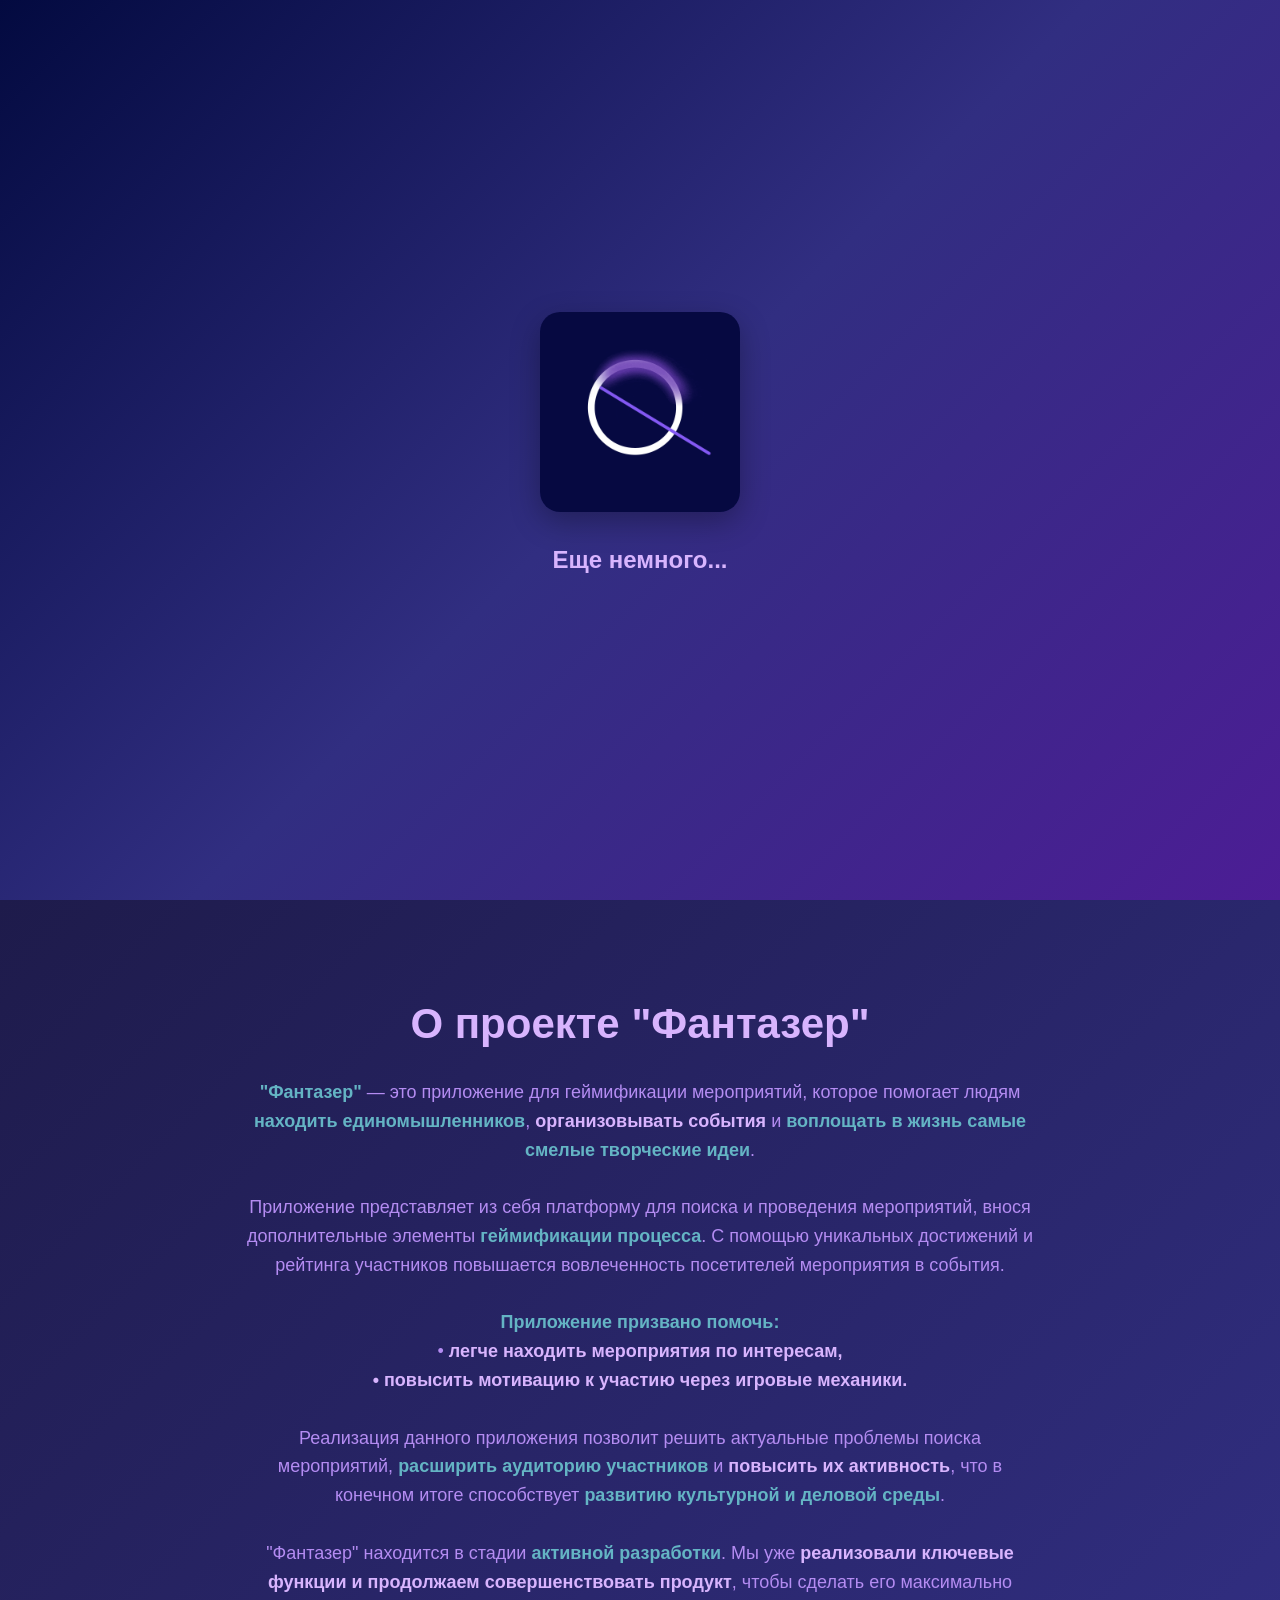
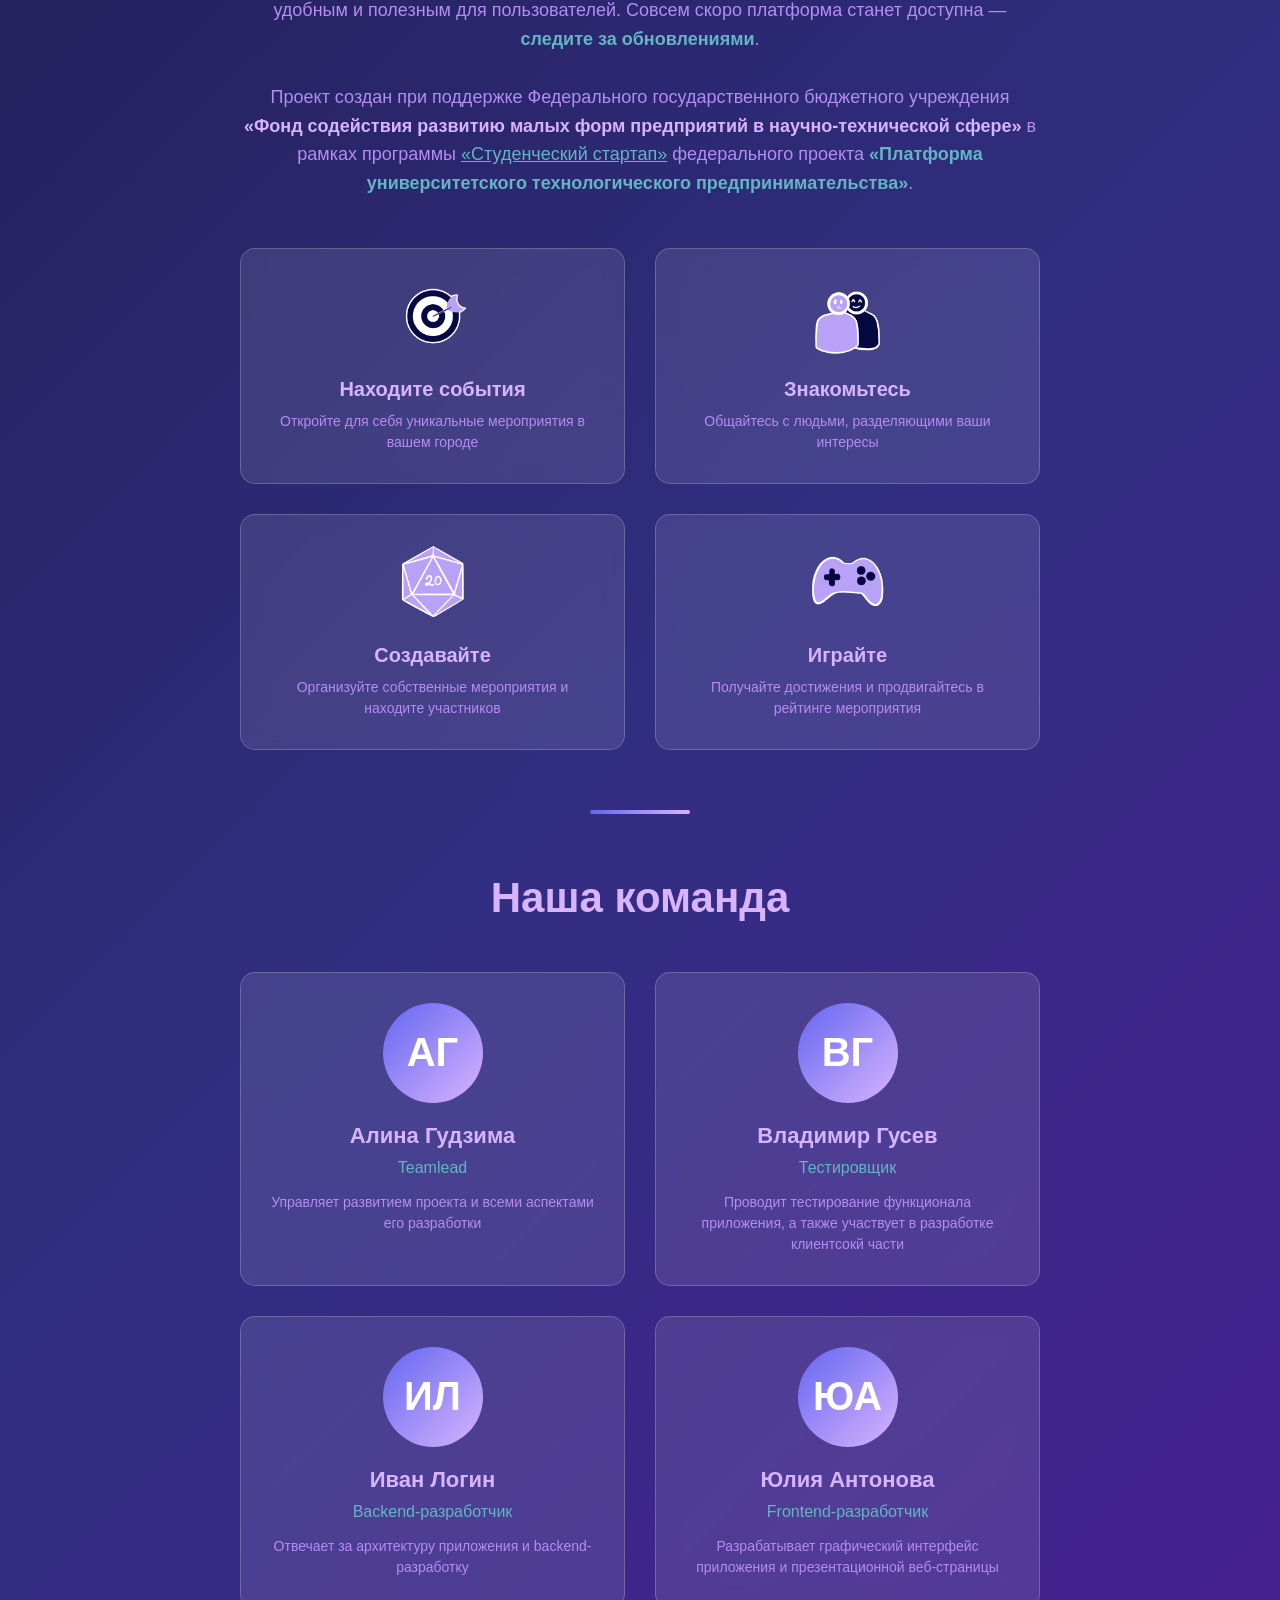
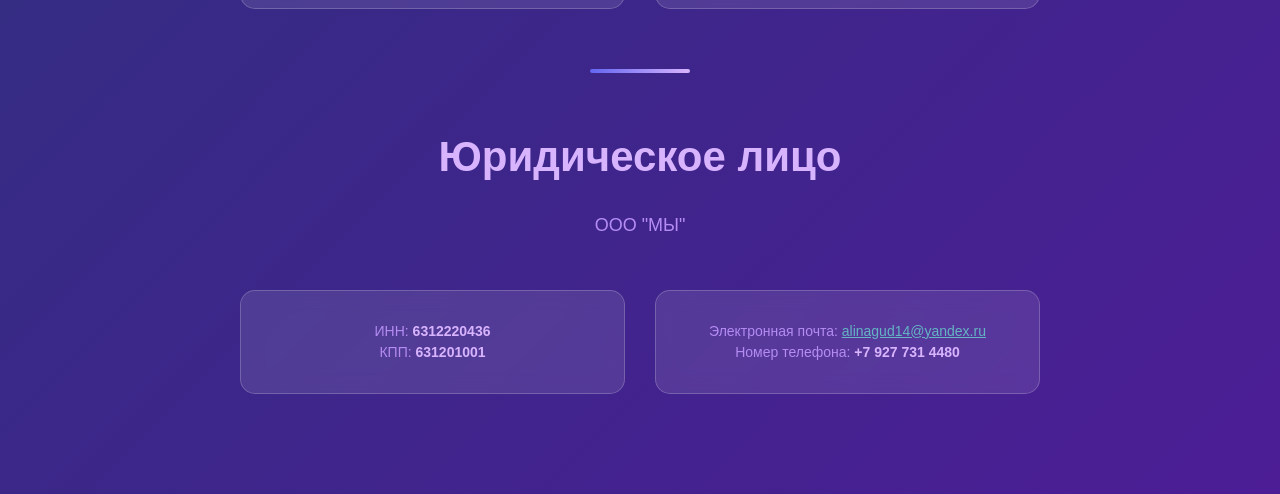
<file: index.html>
<!DOCTYPE html>
<html lang="ru">
<head>
    <meta charset="UTF-8">
    <meta name="viewport" content="width=device-width, initial-scale=1.0">
    <title>Ознакомительная страница стартап-проекта "Фантазер"</title>
    <link rel="icon" type="image/png" href="assets/фантазер_иконка.png">
    <link rel="stylesheet" href="styles.css">
</head>
<body>
    <div id="preloader">
        <div class="loading-container">
            <img src="assets/gif.gif" alt="Загрузка" class="loading-gif">
            <div class="loading-text">Еще немного...</div>
            <div class="progress-bar">
                <div class="progress"></div>
            </div>
        </div>
    </div>
    <div class="scroll-container">
        <!-- Фиксированные элементы-->
        <div class="fixed-elements">
            <div class="logo-circle">
                <img src="assets/fasie logo.png" alt="Fasie Logo" class="logo-image">
            </div>

            <div class="logo-circle2">
                <img src="assets/V.png" alt="V Logo" class="logo-image2">
            </div>

             <div class="logo-circle3">
                <img src="assets/фантазер.png" alt="Fantazer Logo" class="logo-image3">
            </div>
            <a href="lets play.html" class="circle circle-6">
            </a>
            <div class="circle circle-1"></div>
            <div class="circle circle-2"></div>
            <div class="circle circle-3"></div>
            <div class="circle circle-4"></div>
            <div class="circle circle-5"></div>
            <div class="play-circle"></div>
            <div class="scroll-indicator">Вниз</div>
        </div>

        <div class="container">
            <div class="welcome-circle welcome-circle-1">
                <h1 class="welcome-title">Добро пожаловать</h1>
                <p class="welcome-subtitle">на веб-страницу<br> стартап-проекта <br> "Фантазер"!</p>
            </div>

            <div class="welcome-circle welcome-circle-2">
                <h1 class="welcome-title">Присоединяйтесь</h1>
                <p class="welcome-subtitle">к нашему сообществу<br> мечтателей</p>
                <p class="welcome-description">Откройте для себя мир невероятных возможностей вместе с нами!</p>
            </div>
        </div>

        <div class="scroll-content">
            <div class="content-section">
                <h2 class="content-title">О проекте "Фантазер"</h2>
                <p class="content-text">
    <strong class="accent-text">"Фантазер"</strong> — это приложение для геймификации мероприятий, которое помогает людям <strong class="accent-text">находить единомышленников</strong>, 
    <strong class="accent-text2">организовывать события</strong> и <strong class="accent-text">воплощать в жизнь самые смелые творческие идеи</strong>.<br><br>
    Приложение представляет из себя платформу для поиска и проведения мероприятий, внося дополнительные элементы <strong class="accent-text">геймификации процесса</strong>. 
    С помощью уникальных достижений и рейтинга участников повышается <strong class="accent-text"></strong>вовлеченность посетителей мероприятия </strong>в события.<br><br>
    <strong class="accent-text">Приложение призвано помочь:</strong><br>
    • <strong class="accent-text2">легче находить мероприятия по интересам,<br>
    • повысить мотивацию к участию через игровые механики.</strong><br><br>
    Реализация данного приложения позволит решить актуальные проблемы поиска мероприятий, <strong class="accent-text">расширить аудиторию участников</strong> и <strong class="accent-text2">повысить их активность</strong>, 
    что в конечном итоге способствует <strong class="accent-text">развитию культурной и деловой среды</strong>.<br><br>
    "Фантазер" находится в стадии <strong class="accent-text">активной разработки</strong>.
    Мы уже <strong class="accent-text2">реализовали ключевые функции и продолжаем совершенствовать продукт</strong>, чтобы сделать его максимально удобным и полезным для пользователей.
    Совсем скоро платформа станет доступна — <strong class="accent-text">следите за обновлениями</strong>.<br><br>
    Проект создан при поддержке Федерального государственного бюджетного учреждения <strong class="accent-text2">«Фонд содействия развитию малых форм предприятий в научно-технической сфере»</strong> 
    в рамках программы <a href="https://www.fasie.ru/programs/programma-studstartup/">«Студенческий стартап»</a> федерального проекта 
    <strong class="accent-text">«Платформа университетского технологического предпринимательства»</strong>.
</p>

                <div class="features-grid">
                    <div class="feature-card">
                        <div class="feature-icon"><div class="feature-icon"><img src="assets/aim FIRE.png" alt="Иконка игры" 
                            style="width:75px; height: 75px; object-fit: contain;"></div></div>
                        <h3 class="feature-title">Находите события</h3>
                        <p class="feature-description">Откройте для себя уникальные мероприятия в вашем городе</p>
                    </div>
                    <div class="feature-card">
                        <div class="feature-icon"><div class="feature-icon"><img src="assets/chelobasiki.png" alt="Иконка игры" 
                            style="width:75px; height: 75px; object-fit: contain;"></div></div>
                        <h3 class="feature-title">Знакомьтесь</h3>
                        <p class="feature-description">Общайтесь с людьми, разделяющими ваши интересы</p>
                    </div>
                    <div class="feature-card">
                        <div class="feature-icon"><div class="feature-icon"><img src="assets/d20.png" alt="Иконка игры" 
                            style="width:75px; height: 75px; object-fit: contain;"></div></div>
                        <h3 class="feature-title">Создавайте</h3>
                        <p class="feature-description">Организуйте собственные мероприятия и находите участников</p>
                    </div>
                    <div class="feature-card">
                        <div class="feature-icon"><img src="assets/gamepad.png" alt="Иконка игры" 
                            style="width:75px; height: 75px; object-fit: contain;"></div>
                        <h3 class="feature-title">Играйте</h3>
                        <p class="feature-description">Получайте достижения и продвигайтесь в рейтинге мероприятия</p>
                    </div>
                </div>

                <div class="section-divider"></div>

                <h2 class="content-title">Наша команда</h2>

                <div class="developers-grid">
                    <div class="developer-card">
                        <div class="developer-avatar">АГ</div>
                        <h3 class="developer-name">Алина Гудзима</h3>
                        <div class="developer-role">Teamlead</div>
                        <p class="developer-description">Управляет развитием проекта и всеми аспектами его разработки</p>
                    </div>
                     <div class="developer-card">
                        <div class="developer-avatar">ВГ</div>
                        <h3 class="developer-name">Владимир Гусев</h3>
                        <div class="developer-role">Тестировщик</div>
                        <p class="developer-description">Проводит тестирование функционала приложения, а также участвует в разработке клиентсокй части</p>
                    </div>
                    <div class="developer-card">
                        <div class="developer-avatar">ИЛ</div>
                        <h3 class="developer-name">Иван Логин</h3>
                        <div class="developer-role">Backend-разработчик</div>
                        <p class="developer-description">Отвечает за архитектуру приложения и backend-разработку</p>
                    </div>
                    <div class="developer-card">
                        <div class="developer-avatar">ЮА</div>
                        <h3 class="developer-name">Юлия Антонова</h3>
                        <div class="developer-role">Frontend-разработчик</div>
                        <p class="developer-description">Разрабатывает графический интерфейс приложения и презентационной веб-страницы</p>
                    </div>
                </div>

                <div class="section-divider"></div>

                <h2 class="content-title">Юридическое лицо</h2>
                <p class="content-text">
                    ООО "МЫ"
                </p>
                <div class="company-grid">
                    <div class="company-card">
                        
                        <p class="feature-description">ИНН: <strong class="accent-text2">6312220436</strong></p>
                        <p class="feature-description">КПП: <strong class="accent-text2">631201001</strong></p>
                    </div>
                    <div class="company-card">
                        
                        <p class="feature-description">Электронная почта: <a href="mailto:alinagud14@yandex.ru">alinagud14@yandex.ru</a></p>
                        <p class="feature-description">Номер телефона: <strong class="accent-text2">+7 927 731 4480</strong></p>
                    </div>
                </div>


            </div>
        </div>
    </div>
    <script>

        window.addEventListener('load', function() {
            setTimeout(function() {
                const preloader = document.getElementById('preloader');
                preloader.style.opacity = '0';
                setTimeout(function() {
                    preloader.style.display = 'none';
                }, 500);
            }, 3000);
        });

        window.addEventListener('scroll', function() {
            const scrollY = window.scrollY;
            const container = document.querySelector('.scroll-container');
            
            if (scrollY > 100) {
                container.classList.add('scrolled');
            } else {
                container.classList.remove('scrolled');
            }

            const circles = document.querySelectorAll('.circle');
            circles.forEach((circle, index) => {
                const speed = 0.5 + (index * 0.1);
                circle.style.transform = `translateY(${scrollY * speed}px)`;
            });
        });

        document.querySelector('.scroll-indicator').addEventListener('click', function() {
            window.scrollTo({
                top: window.innerHeight,
                behavior: 'smooth'
            });
        });

        document.querySelectorAll('.welcome-circle').forEach(circle => {
            circle.addEventListener('click', function() {
                window.scrollTo({
                    top: window.innerHeight,
                    behavior: 'smooth'
                });
            });
        });
    </script>
</body>
</html>
</file>
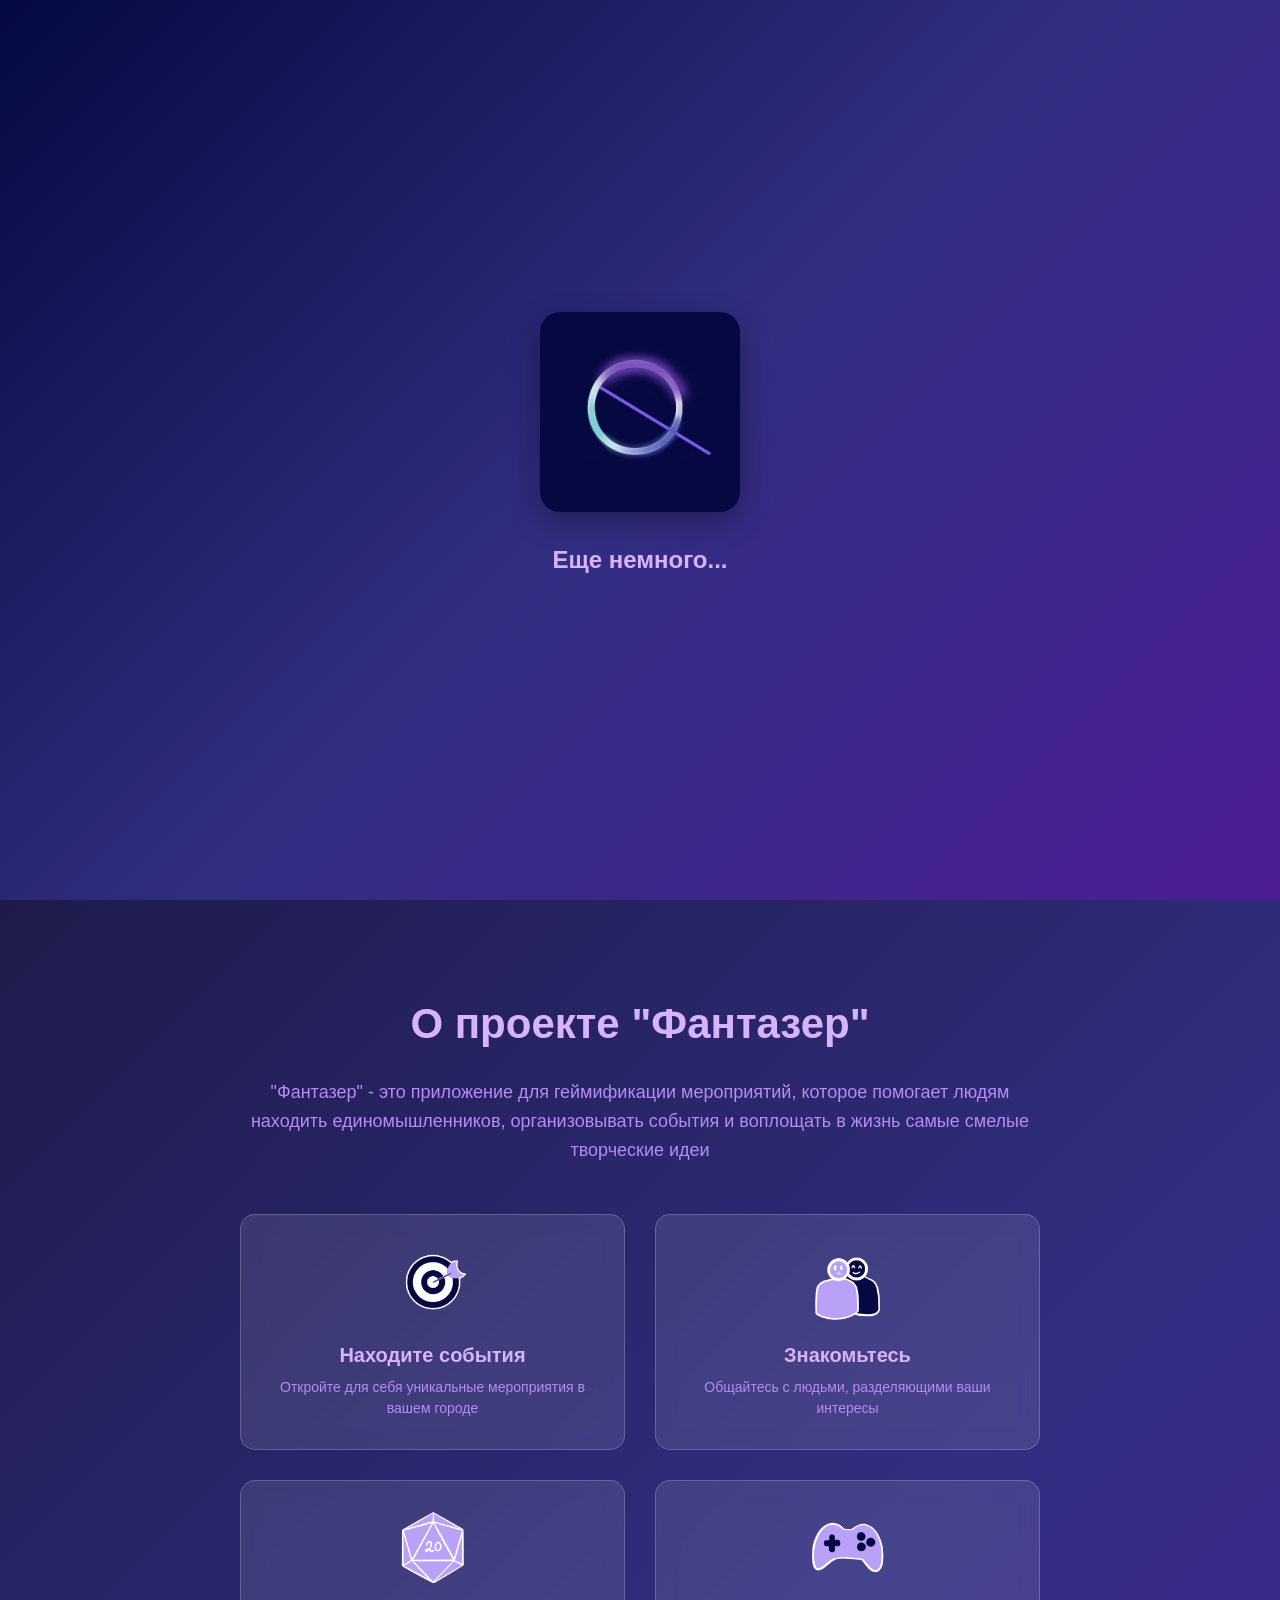
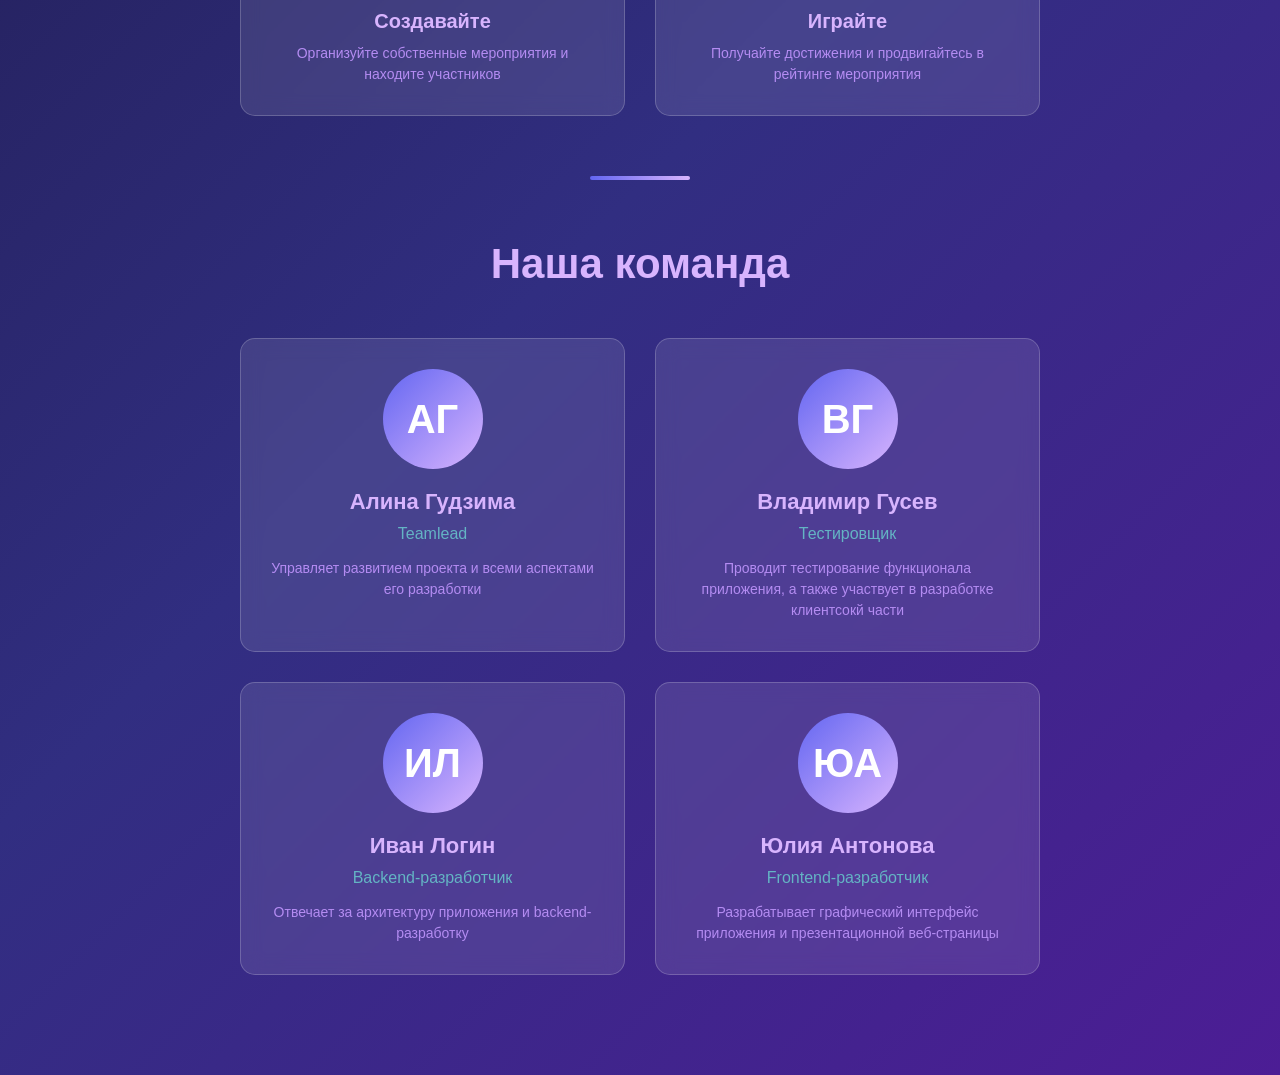
<file: website.html>
<!DOCTYPE html>
<html lang="ru">
<head>
    <meta charset="UTF-8">
    <meta name="viewport" content="width=device-width, initial-scale=1.0">
    <title>Ознакомительная страница стартап-проекта "Фантазер"</title>
    <link rel="icon" type="image/png" href="assets/фантазер_иконка.png">
    <link rel="stylesheet" href="styles.css">
</head>
<body>
    <div id="preloader">
        <div class="loading-container">
            <img src="assets/gif.gif" alt="Загрузка" class="loading-gif">
            <div class="loading-text">Еще немного...</div>
            <div class="progress-bar">
                <div class="progress"></div>
            </div>
        </div>
    </div>
    <div class="scroll-container">
        <!-- Фиксированные элементы-->
        <div class="fixed-elements">
            <div class="logo-circle">
                <img src="assets/fasie logo.png" alt="Fasie Logo" class="logo-image">
            </div>

            <div class="logo-circle2">
                <img src="assets/V.png" alt="V Logo" class="logo-image2">
            </div>

             <div class="logo-circle3">
                <img src="assets/фантазер.png" alt="Fantazer Logo" class="logo-image3">
            </div>
            <a href="lets play.html" class="circle circle-6">
            </a>
            <div class="circle circle-1"></div>
            <div class="circle circle-2"></div>
            <div class="circle circle-3"></div>
            <div class="circle circle-4"></div>
            <div class="circle circle-5"></div>
            <div class="play-circle"></div>
            <div class="scroll-indicator">Вниз</div>
        </div>

        <div class="container">
            <div class="welcome-circle welcome-circle-1">
                <h1 class="welcome-title">Добро пожаловать</h1>
                <p class="welcome-subtitle">на веб-страницу<br> стартап-проекта <br> "Фантазер"!</p>
            </div>

            <div class="welcome-circle welcome-circle-2">
                <h1 class="welcome-title">Присоединяйтесь</h1>
                <p class="welcome-subtitle">к нашему сообществу<br> мечтателей</p>
                <p class="welcome-description">Откройте для себя мир невероятных возможностей вместе с нами!</p>
            </div>
        </div>

        <div class="scroll-content">
            <div class="content-section">
                <h2 class="content-title">О проекте "Фантазер"</h2>
                <p class="content-text">
                    "Фантазер" - это приложение для геймификации мероприятий, которое помогает людям находить единомышленников, 
                    организовывать события и воплощать в жизнь самые смелые творческие идеи 
                </p>

                <div class="features-grid">
                    <div class="feature-card">
                        <div class="feature-icon"><div class="feature-icon"><img src="assets/aim FIRE.png" alt="Иконка игры" 
                            style="width:75px; height: 75px; object-fit: contain;"></div></div>
                        <h3 class="feature-title">Находите события</h3>
                        <p class="feature-description">Откройте для себя уникальные мероприятия в вашем городе</p>
                    </div>
                    <div class="feature-card">
                        <div class="feature-icon"><div class="feature-icon"><img src="assets/chelobasiki.png" alt="Иконка игры" 
                            style="width:75px; height: 75px; object-fit: contain;"></div></div>
                        <h3 class="feature-title">Знакомьтесь</h3>
                        <p class="feature-description">Общайтесь с людьми, разделяющими ваши интересы</p>
                    </div>
                    <div class="feature-card">
                        <div class="feature-icon"><div class="feature-icon"><img src="assets/d20.png" alt="Иконка игры" 
                            style="width:75px; height: 75px; object-fit: contain;"></div></div>
                        <h3 class="feature-title">Создавайте</h3>
                        <p class="feature-description">Организуйте собственные мероприятия и находите участников</p>
                    </div>
                    <div class="feature-card">
                        <div class="feature-icon"><img src="assets/gamepad.png" alt="Иконка игры" 
                            style="width:75px; height: 75px; object-fit: contain;"></div>
                        <h3 class="feature-title">Играйте</h3>
                        <p class="feature-description">Получайте достижения и продвигайтесь в рейтинге мероприятия</p>
                    </div>
                </div>

                <div class="section-divider"></div>

                <h2 class="content-title">Наша команда</h2>

                <div class="developers-grid">
                    <div class="developer-card">
                        <div class="developer-avatar">АГ</div>
                        <h3 class="developer-name">Алина Гудзима</h3>
                        <div class="developer-role">Teamlead</div>
                        <p class="developer-description">Управляет развитием проекта и всеми аспектами его разработки</p>
                    </div>
                     <div class="developer-card">
                        <div class="developer-avatar">ВГ</div>
                        <h3 class="developer-name">Владимир Гусев</h3>
                        <div class="developer-role">Тестировщик</div>
                        <p class="developer-description">Проводит тестирование функционала приложения, а также участвует в разработке клиентсокй части</p>
                    </div>
                    <div class="developer-card">
                        <div class="developer-avatar">ИЛ</div>
                        <h3 class="developer-name">Иван Логин</h3>
                        <div class="developer-role">Backend-разработчик</div>
                        <p class="developer-description">Отвечает за архитектуру приложения и backend-разработку</p>
                    </div>
                    <div class="developer-card">
                        <div class="developer-avatar">ЮА</div>
                        <h3 class="developer-name">Юлия Антонова</h3>
                        <div class="developer-role">Frontend-разработчик</div>
                        <p class="developer-description">Разрабатывает графический интерфейс приложения и презентационной веб-страницы</p>
                    </div>
                    
                </div>
            </div>
        </div>
    </div>
    <script>

        window.addEventListener('load', function() {
            setTimeout(function() {
                const preloader = document.getElementById('preloader');
                preloader.style.opacity = '0';
                setTimeout(function() {
                    preloader.style.display = 'none';
                }, 500);
            }, 3000);
        });

        window.addEventListener('scroll', function() {
            const scrollY = window.scrollY;
            const container = document.querySelector('.scroll-container');
            
            if (scrollY > 100) {
                container.classList.add('scrolled');
            } else {
                container.classList.remove('scrolled');
            }

            const circles = document.querySelectorAll('.circle');
            circles.forEach((circle, index) => {
                const speed = 0.5 + (index * 0.1);
                circle.style.transform = `translateY(${scrollY * speed}px)`;
            });
        });

        document.querySelector('.scroll-indicator').addEventListener('click', function() {
            window.scrollTo({
                top: window.innerHeight,
                behavior: 'smooth'
            });
        });

        document.querySelectorAll('.welcome-circle').forEach(circle => {
            circle.addEventListener('click', function() {
                window.scrollTo({
                    top: window.innerHeight,
                    behavior: 'smooth'
                });
            });
        });
    </script>
</body>
</html>
</file>
<file: styles.css>
* {
            margin: 0;
            padding: 0;
            box-sizing: border-box;
        }

        body {
            font-family: 'Segoe UI', Tahoma, Geneva, Verdana, sans-serif;
            background: linear-gradient(135deg, #030a40 0%, #312e81 50%, #4c1d95 100%);
            overflow-x: hidden;
        }

        .scroll-container {
            height: 250vh;
            position: relative;
            z-index: 7;
        }

        .container {
            height: 100vh;
            display: flex;
            align-items: center;
            justify-content: center;
            position: relative;
            z-index: 10;
        }

        .fixed-elements {
            position: fixed;
            top: 0;
            left: 0;
            width: 100%;
            height: 100vh;
            pointer-events: none;
            z-index: 5;
        }

        .logo-circle {
            position:fixed;
            top: 20px;
            left: 40px;
            width: 150px;
            height: 150px;
            background: #b48cf2;
            border-radius: 50%;
            display: flex;
            align-items: center;
            justify-content: center;
            box-shadow: 0 4px 12px rgba(0, 0, 0, 0.15);
            z-index: 100;
            overflow: hidden;
            transition: transform 0.3s ease;
        }


        .logo-image2 {
            width: 80%;
            height: 80%;
            object-fit: contain;
            border-radius: 30%;
        }

        .logo-circle2 {
            position:fixed;
            top: 190px;
            left: 40px;
            width: 150px;
            height: 150px;
            background: #3539a4;
            border-radius: 50%;
            display: flex;
            align-items: center;
            justify-content: center;
            box-shadow: 0 4px 12px rgba(0, 0, 0, 0.15);
            z-index: 100;
            overflow: hidden;
            transition: transform 0.3s ease;
        }

         .logo-image3 {
            width: 80%;
            height: 80%;
            object-fit: contain;
            border-radius: 30%;
        }

        .logo-circle3 {
            position:fixed;
            top: 360px;
            left: 40px;
            width: 150px;
            height: 150px;
            background: #060941;
            border-radius: 50%;
            display: flex;
            align-items: center;
            justify-content: center;
            box-shadow: 0 4px 12px rgba(0, 0, 0, 0.15);
            z-index: 100;
            overflow: hidden;
            transition: transform 0.3s ease;
        }


        .logo-image {
            width: 80%;
            height: 80%;
            object-fit: contain;
            border-radius: 30%;
        }
       

        .fixed-play-btn:hover {
            background: #93CEF7;
            transform: translateY(-3px);
            box-shadow: 0 6px 20px rgba(125, 211, 252, 0.6);
        }

        .fixed-play-btn:active {
            transform: translateY(-1px);
        }

        .play-icon {
            font-size: 18px;
        }


        .circle {
            position: fixed;
            border-radius: 50%;
            opacity: 0.8;
            
        }

        .circle-1 {
            width: 200px;
            height: 200px;
            background: #6366f1;
            top: 90px;
            left: 100px;
            animation: float 6s ease-in-out infinite;
        }

        .circle-2 {
            width: 80px;
            height: 80px;
            background: #8b5cf6;
            top: 80px;
            right: 250px;
            animation: float 4s ease-in-out infinite reverse;
        }

        .circle-3 {
            width: 150px;
            height: 150px;
            background: #a855f7;
            top: 440px;
            left: 240px;
            animation: float 4s ease-in-out infinite;
        }

        .circle-4 {
            width: 40px;
            height: 40px;
            background: #c084fc;
            bottom: 50px;
            left: 20px;
            animation: float 3s ease-in-out infinite reverse;
        }

        .circle-5 {
            width: 120px;
            height: 120px;
            background: #d8b4fe;
            bottom: 80px;
            right: 30px;
            animation: float 4.5s ease-in-out infinite;
        }

        .circle-6 {
             position: fixed;
            bottom: 30px;
            right: 30px;
            width: 60px; 
            height: 60px; 
            background: #7dd3fc;
            border: none;
            border-radius: 50%; 
            font-size: 16px;
            font-weight: 500;
            cursor: pointer;
            transition: all 0.3s ease;
            box-shadow: 0 4px 15px rgba(125, 211, 252, 0.4);
            z-index: 100;
            text-decoration: none;
            display: flex;
            align-items: center;
            justify-content: center; 
            gap: 8px;
            pointer-events: auto;
            animation: float 7.5s ease-in-out infinite;
            padding: 0;
        }

        @keyframes float {
            0%, 100% { transform: translateY(0px); }
            50% { transform: translateY(-20px); }
        }

        .welcome-circle {
            width: 640px;
            height: 640px;
            background: white;
            border-radius: 50%;
            display: flex;
            flex-direction: column;
            align-items: center;
            justify-content: center;
            text-align: center;
            padding: 40px 20px;
            box-shadow: 0 20px 40px rgba(0, 0, 0, 0.1);
            transition: all 0.5s ease;
            cursor: pointer;
            position: absolute;
        }

        .welcome-circle-1 {
            opacity: 1;
            transform: scale(1);
        }

        .welcome-circle-2 {
            opacity: 0;
            transform: scale(0.8);
            background: linear-gradient(135deg, #6366f1 100%);
            color: white;
        }

        .welcome-title {
            font-size: 70px;
            font-weight: 600;
            margin-top: 20px;
            margin-bottom: 10px;
            line-height: 1.2;
        }

        .welcome-circle-1 .welcome-title {
            color: #1f2937;
        }

        .welcome-circle-2 .welcome-title {
            color: white;
        }

        .welcome-subtitle {
            font-size: 44px;
            margin-top: 2px;
            margin-bottom: 10px;
            line-height: 1.2;
        }

        .welcome-circle-1 .welcome-subtitle {
            color: #1f2937;
        }

        .welcome-circle-2 .welcome-subtitle {
            color: white;
        }

        .welcome-description {
            font-size: 16px;
            margin-top: 15px;
            line-height: 1.4;
            max-width: 280px;
        }

        .welcome-circle-2 .welcome-description {
            color: rgba(255, 255, 255, 0.9);
        }
        
        .scroll-content {
            position: absolute;
            top: 100vh;
            width: 100%;
            min-height: 150vh;
            background: linear-gradient(135deg, #1e1b4b 0%, #312e81 50%, #4c1d95 100%);
            padding: 100px 20px;
            color: white;
        }

        .content-section {
            max-width: 800px;
            margin: 0 auto;
            text-align: center;
        }

        .content-title {
            font-size: 42px;
            font-weight: 600;
            margin-bottom: 30px;
            color: #d8b4fe;
            z-index: 10;
        }

        .content-text {
            font-size: 18px;
            line-height: 1.6;
            margin-bottom: 40px;
            color: #b48cf2;
            z-index: 10;
        }
        .accent-text {
            color: #64b4c4;
            font-weight: 600;
        }
        .accent-text2 {
            color: #d8b4fe;
            font-weight: 600;
        }
        a {
            color: #64b4c4;
        }

         a:visited {
            color: #64b4c4;
        }
        .section-divider {
            width: 100px;
            height: 4px;
            background: linear-gradient(90deg, #6366f1, #d8b4fe);
            margin: 60px auto;
            border-radius: 2px;
        }

        .features-grid {
            display: grid;
            grid-template-columns: repeat(auto-fit, minmax(250px, 1fr));
            gap: 30px;
            margin-top: 50px;
        }

        .developers-grid {
            display: grid;
            grid-template-columns: repeat(auto-fit, minmax(280px, 1fr));
            gap: 30px;
            margin-top: 50px;
        }

        .company-grid {
            display: grid;
            grid-template-columns: repeat(auto-fit, minmax(280px, 1fr));
            gap: 30px;
            margin-top: 50px;
        }

        .feature-card {
            background: rgba(255, 255, 255, 0.1);
            padding: 30px;
            border-radius: 15px;
            backdrop-filter: blur(10px);
            border: 1px solid rgba(255, 255, 255, 0.2);
            z-index: 6;
            transition: transform 0.3s ease;
        }

        .feature-card:hover {
            transform: translateY(-5px);
        }

        .company-card {
            background: rgba(255, 255, 255, 0.1);
            padding: 30px;
            border-radius: 15px;
            backdrop-filter: blur(10px);
            border: 1px solid rgba(255, 255, 255, 0.2);
            z-index: 6;
            transition: transform 0.3s ease;
            text-align: center;
    }
        .company-card:hover {
            transform: translateY(-5px);
        }

        .developer-card {
            background: rgba(255, 255, 255, 0.1);
            padding: 30px;
            border-radius: 15px;
            backdrop-filter: blur(10px);
            border: 1px solid rgba(255, 255, 255, 0.2);
            z-index: 6;
            transition: transform 0.3s ease;
            text-align: center;
        }

        .developer-card:hover {
            transform: translateY(-5px);
        }

        .developer-avatar {
            width: 100px;
            height: 100px;
            border-radius: 50%;
            margin: 0 auto 20px;
            background: linear-gradient(135deg, #6366f1, #d8b4fe);
            display: flex;
            align-items: center;
            justify-content: center;
            font-size: 40px;
            color: white;
            font-weight: bold;
        }

        .developer-name {
            font-size: 22px;
            font-weight: 600;
            margin-bottom: 10px;
            color: #d8b4fe;
        }

        .developer-role {
            font-size: 16px;
            color: #64b4c4;
            margin-bottom: 15px;
            font-weight: 500;
        }

        .developer-description {
            font-size: 14px;
            color: #b48cf2;
            line-height: 1.5;
        }

        .feature-icon {
            font-size: 40px;
            margin-bottom: 15px;
        }

        .feature-title {
            font-size: 20px;
            font-weight: 600;
            margin-bottom: 10px;
            color: #d8b4fe;
        }

        .feature-description {
            font-size: 14px;
            color: #b48cf2;
            line-height: 1.5;
        }

        .scrolled .welcome-circle-1 {
            opacity: 0;
            transform: scale(0.8);
        }

        .scrolled .welcome-circle-2 {
            opacity: 1;
            transform: scale(1);
        }

        .scroll-indicator {
            position: fixed;
            bottom: 30px;
            left: 50%;
            transform: translateX(-50%);
            color: white;
            font-size: 14px;
            z-index: 100;
            opacity: 0.7;
            animation: bounce 2s infinite;
        }
         #preloader {
        position: fixed;
        top: 0;
        left: 0;
        width: 100%;
        height: 100%;
        background: linear-gradient(135deg, #030a40 0%, #312e81 50%, #4c1d95 100%);
        display: flex;
        align-items: center;
        justify-content: center;
        z-index: 9999;
        transition: opacity 0.5s ease;
    }

    .loading-container {
        text-align: center;
        color: white;
    }

    .loading-gif {
        width: 200px;
        height: 200px;
        margin-bottom: 30px;
        border-radius: 20px;
        box-shadow: 0 10px 30px rgba(0, 0, 0, 0.3);
    }

    .loading-text {
        font-size: 24px;
        font-weight: 600;
        margin-bottom: 15px;
        color: #d8b4fe;
    }

    @keyframes progressAnimation {
        0% { transform: translateX(-100%); }
        100% { transform: translateX(100%); }
    }

    @media (max-width: 768px) {
        .loading-gif {
            width: 150px;
            height: 150px;
        }
        .progress-bar {
            width: 250px;
        }
    }
        @keyframes bounce {
            0%, 20%, 50%, 80%, 100% { transform: translateX(-50%) translateY(0); }
            40% { transform: translateX(-50%) translateY(-10px); }
            60% { transform: translateX(-50%) translateY(-5px); }
        }

        @media (max-width: 768px) {
            .container {
                padding: 20px;
            }

            .logo-circle {
                top: 20px;
                left: 10px;
                width: 60px;
                height: 60px;
            }

            .logo-circle2 {
                top: 90px;
                left: 10px;
                width: 60px;
                height: 60px;
            }

            .logo-circle3 {
                top: 160px;
                left: 10px;
                width: 60px;
                height: 60px;
            }

            .welcome-circle {
                width: 200px;
                height: 200px;
                padding: 30px;
            }

            .welcome-title {
                font-size: 24px;
            }

            .welcome-subtitle {
                font-size: 14px;
            }

            .circle-1, .circle-2, .circle-3 {
                display: none;
            }

            .circle-6 {
                bottom: 20px;
                right: 20px;
                width: 50px;
                height: 50px;
                font-size: 14px;
            }

            .content-title {
                font-size: 20px;
            }

            .content-text {
                font-size: 15px;
            }

            .features-grid,
            .developers-grid {
                grid-template-columns: 1fr;
            }

            .developer-avatar {
                width: 80px;
                height: 80px;
                font-size: 30px;
            }
        }
</file>
